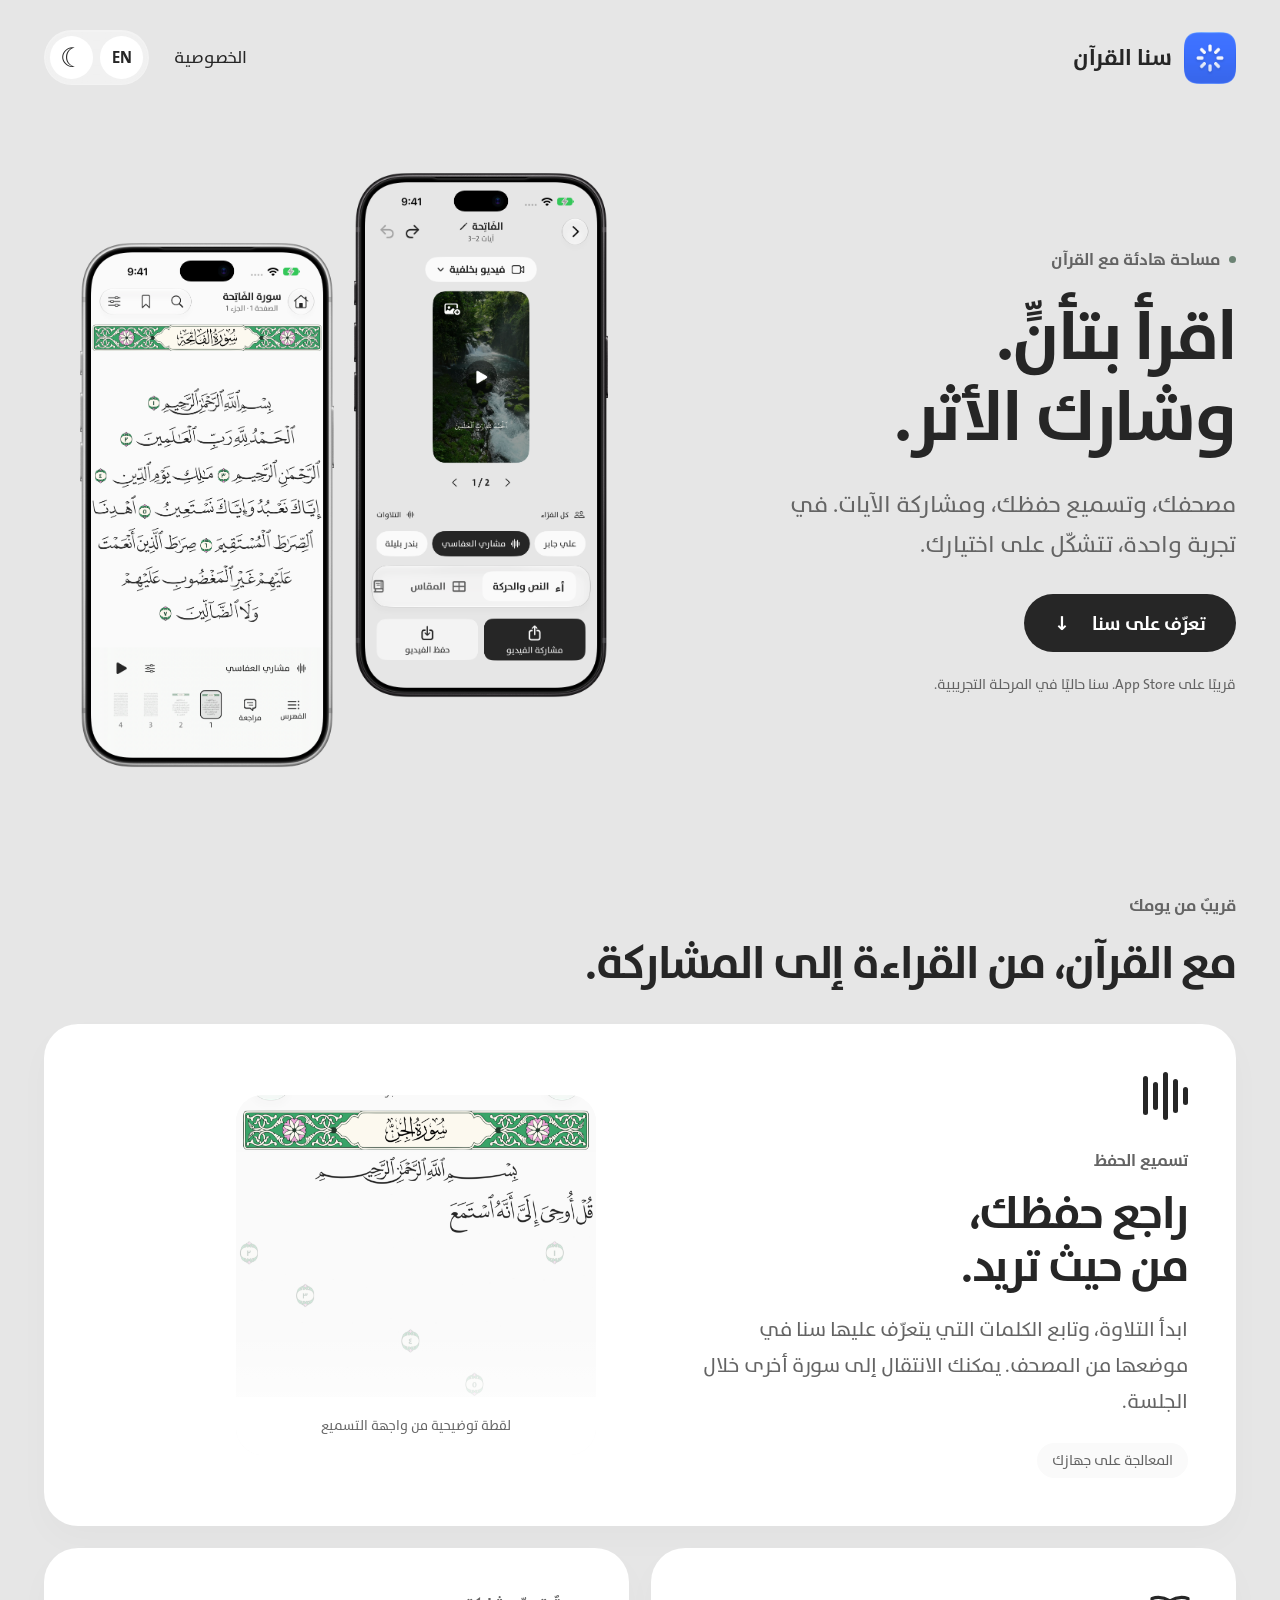
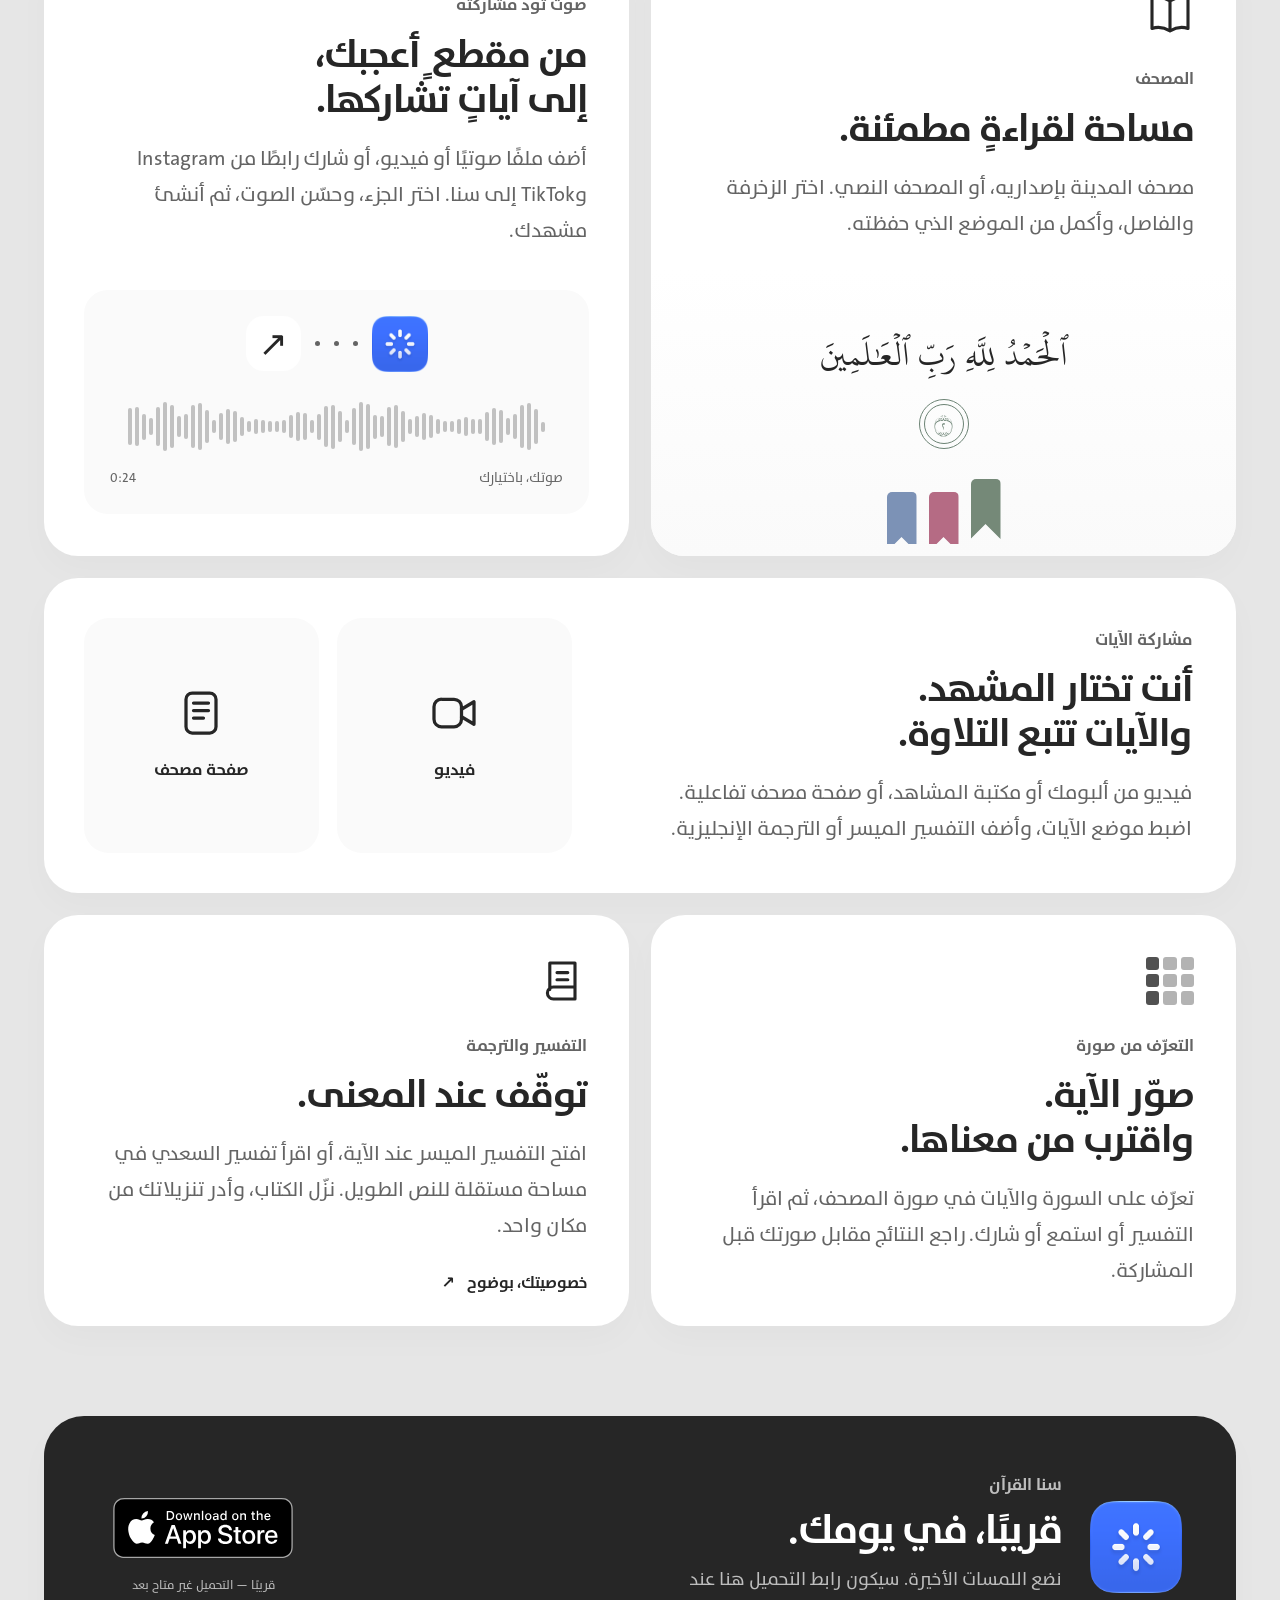
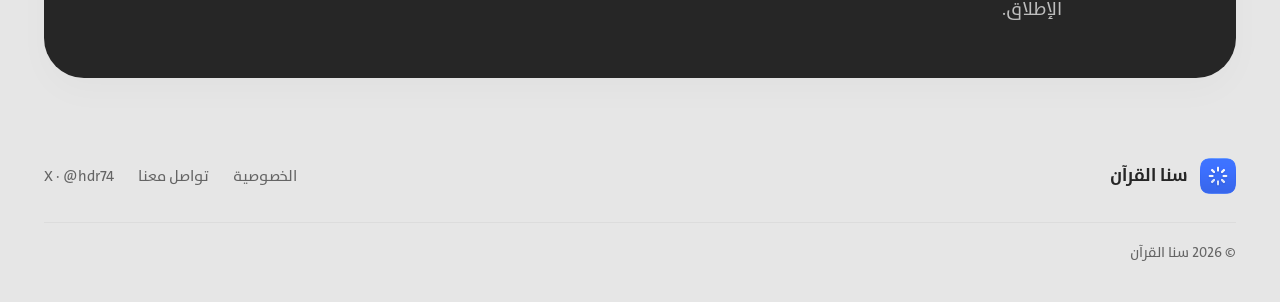
<file: index.html>
<!doctype html>
<html lang="ar" dir="rtl" data-theme="light">
<head>
  <meta charset="utf-8"><meta name="viewport" content="width=device-width,initial-scale=1">
  <meta name="theme-color" content="#e6e6e6"><meta name="description" content="سنا القرآن. اقرأ القرآن، راجع حفظك، وشارك الآيات في فيديوهات من اختيارك.">
  <title>سنا القرآن — اقرأ، راجع حفظك، وشارك</title>
  <link rel="icon" href="assets/icon-light.png"><link rel="stylesheet" href="styles.css">
  <script src="quran-sample.js" defer></script><script src="app.js" defer></script>
</head>
<body>
<a class="skip" href="#main" data-copy="skip">انتقل إلى المحتوى</a>
<header class="site-header wrap">
  <a class="brand" href="./" data-brand-label aria-label="سنا القرآن"><img data-icon src="assets/icon-light.png" width="52" height="52" alt=""><span data-copy="brand">سنا القرآن</span></a>
  <nav class="nav" aria-label="الصفحة" data-nav-label>
    <a class="privacy-link" href="privacy.html" data-local-link data-copy="privacy">الخصوصية</a>
    <div class="preferences"><button id="language" class="round" type="button" aria-label="Switch to English">EN</button><button id="theme" class="round theme-toggle" type="button" aria-label="النمط الداكن"><span class="sun" aria-hidden="true">☀</span><span class="moon" aria-hidden="true">☾</span></button></div>
  </nav>
</header>
<main id="main">
  <section class="hero wrap">
    <div class="hero-copy reveal">
      <span class="eyebrow"><span class="status-dot"></span><span data-copy="eyebrow">مساحة هادئة مع القرآن</span></span>
      <h1><span data-copy="hero1">اقرأ بتأنٍّ.</span><br><span data-copy="hero2">وشارك الأثر.</span></h1>
      <p class="lead" data-copy="heroDescription">مصحفك، وتسميع حفظك، ومشاركة الآيات. في تجربة واحدة، تتشكّل على اختيارك.</p>
      <a class="primary" href="#features"><span data-copy="discover">تعرّف على سنا</span><span class="arrow" aria-hidden="true">↓</span></a>
      <p class="small availability" data-copy="testing">قريبًا على App Store. سنا حاليًا في المرحلة التجريبية.</p>
    </div>
    <div class="hero-visual reveal" aria-label="صور من تطبيق سنا" data-hero-label>
      <figure class="device device-reader"><img class="device-screen" data-screen="reader" src="assets/reader-ar-light.png" alt="المصحف في تطبيق سنا" data-alt="readerAlt"><img class="device-frame" src="assets/iphone-silver.png" alt="" aria-hidden="true"></figure>
      <figure class="device device-editor"><img class="device-screen" data-screen="editor" src="assets/editor-ar-light.png" alt="اختيار مشهد لمشاركة الآيات" data-alt="editorAlt"><img class="device-frame" src="assets/iphone-black.png" alt="" aria-hidden="true"></figure>
    </div>
  </section>
  <section id="features" class="features wrap">
    <div class="section-intro reveal"><span class="eyebrow" data-copy="featuresLabel">قريبٌ من يومك</span><h2 data-copy="featuresTitle">مع القرآن، من القراءة إلى المشاركة.</h2></div>
    <div class="feature-grid">
      <article class="feature review-card reveal">
        <div class="feature-copy"><div class="wave-symbol" aria-hidden="true"><i></i><i></i><i></i><i></i><i></i></div><span class="eyebrow" data-copy="reviewLabel">تسميع الحفظ</span><h3 data-copy="reviewTitle">راجع حفظك،<br>من حيث تريد.</h3><p data-copy="reviewDescription">ابدأ التلاوة، وتابع الكلمات التي يتعرّف عليها سنا في موضعها من المصحف. يمكنك الانتقال إلى سورة أخرى خلال الجلسة.</p><span class="quiet-tag" data-copy="onDevice">المعالجة على جهازك</span></div>
        <figure class="review-crop"><img data-screen="review" src="assets/review-ar-light.png" alt="متابعة الكلمات خلال تسميع الحفظ" data-alt="reviewAlt" loading="lazy"><figcaption data-copy="reviewCaption">لقطة توضيحية من واجهة التسميع</figcaption></figure>
      </article>
      <article class="feature reading-card reveal"><div class="feature-copy"><span class="feature-icon" aria-hidden="true"><svg viewBox="0 0 40 40"><path d="M5 7c6-2 10-1 15 2 5-3 9-4 15-2v25c-6-2-10-1-15 2-5-3-9-4-15-2zM20 9v25"/></svg></span><span class="eyebrow" data-copy="readingLabel">المصحف</span><h3 data-copy="readingTitle">مساحة لقراءةٍ مطمئنة.</h3><p data-copy="readingDescription">مصحف المدينة بإصداريه، أو المصحف النصي. اختر الزخرفة والفاصل، وأكمل من الموضع الذي حفظته.</p></div><div class="quran-preview" lang="ar" dir="rtl"><span class="quran-line" id="quran-sample">ٱلۡحَمۡدُ لِلَّهِ رَبِّ ٱلۡعَٰلَمِينَ</span><span class="verse-ornament" aria-label="الآية الثانية">٢</span><div class="ribbons" aria-hidden="true"><i></i><i></i><i></i></div></div></article>
      <article class="feature audio-card reveal"><div class="feature-copy"><span class="eyebrow" data-copy="audioLabel">صوتٌ تودّ مشاركته</span><h3 data-copy="audioTitle">من مقطعٍ أعجبك،<br>إلى آياتٍ تشاركها.</h3><p data-copy="audioDescription">أضف ملفًا صوتيًا أو فيديو، أو شارك رابطًا من Instagram وTikTok إلى سنا. اختر الجزء، وحسّن الصوت، ثم أنشئ مشهدك.</p></div><div class="audio-illustration" aria-hidden="true"><div class="audio-path"><span>↗</span><i></i><i></i><i></i><img data-icon src="assets/icon-light.png" alt=""></div><div class="waveform" data-waveform></div><div class="audio-meta"><span data-copy="audioSource">صوتك، باختيارك</span><span>0:24</span></div></div></article>
      <article class="feature video-card reveal"><div class="feature-copy"><span class="eyebrow" data-copy="videoLabel">مشاركة الآيات</span><h3 data-copy="videoTitle">أنت تختار المشهد.<br>والآيات تتبع التلاوة.</h3><p data-copy="videoDescription">فيديو من ألبومك أو مكتبة المشاهد، أو صفحة مصحف تفاعلية. اضبط موضع الآيات، وأضف التفسير الميسر أو الترجمة الإنجليزية.</p></div><div class="format-choices" aria-hidden="true"><span><svg viewBox="0 0 40 40"><rect x="4" y="9" width="22" height="22" rx="6"/><path d="m26 17 10-6v18l-10-6"/></svg><b data-copy="videoChoice">فيديو</b></span><span><svg viewBox="0 0 40 40"><rect x="8" y="4" width="24" height="32" rx="5"/><path d="M14 12h12m-12 6h12m-12 6h8"/></svg><b data-copy="pageChoice">صفحة مصحف</b></span></div></article>
      <article class="feature scan-card reveal"><div class="feature-copy"><div class="scan-symbol" aria-hidden="true"><i></i><i></i><i></i><i></i><i></i><i></i><i></i><i></i><i></i></div><span class="eyebrow" data-copy="scanLabel">التعرّف من صورة</span><h3 data-copy="scanTitle">صوّر الآية.<br>واقترب من معناها.</h3><p data-copy="scanDescription">تعرّف على السورة والآيات في صورة المصحف، ثم اقرأ التفسير أو استمع أو شارك. راجع النتائج مقابل صورتك قبل المشاركة.</p></div></article>
      <article class="feature meaning-card reveal"><div class="feature-copy"><span class="feature-icon" aria-hidden="true"><svg viewBox="0 0 40 40"><path d="M9 5h21v30H12a5 5 0 0 1 0-10h18M9 5v22m6-14h9m-9 6h9"/></svg></span><span class="eyebrow" data-copy="meaningLabel">التفسير والترجمة</span><h3 data-copy="meaningTitle">توقّف عند المعنى.</h3><p data-copy="meaningDescription">افتح التفسير الميسر عند الآية، أو اقرأ تفسير السعدي في مساحة مستقلة للنص الطويل. نزّل الكتاب، وأدر تنزيلاتك من مكان واحد.</p><a class="text-link" href="privacy.html" data-local-link><span data-copy="yourPrivacy">خصوصيتك، بوضوح</span><span aria-hidden="true">↗</span></a></div></article>
    </div>
  </section>
  <section class="download wrap reveal"><div class="download-inner"><img data-icon src="assets/icon-light.png" class="download-icon" alt="" width="92" height="92"><div><span class="eyebrow" data-copy="brand">سنا القرآن</span><h2 data-copy="downloadTitle">قريبًا، في يومك.</h2><p data-copy="downloadDescription">نضع اللمسات الأخيرة. سيكون رابط التحميل هنا عند الإطلاق.</p></div><div class="store"><img src="assets/app-store-badge.svg" width="180" height="60" alt="Download on the App Store — coming soon" data-alt="badgeAlt"><span class="small" data-copy="notYet">قريبًا — التحميل غير متاح بعد</span></div></div></section>
</main>
<footer class="site-footer wrap"><a class="brand" href="./"><img data-icon src="assets/icon-light.png" width="36" height="36" alt=""><span data-copy="brand">سنا القرآن</span></a><div><a href="privacy.html" data-local-link data-copy="privacy">الخصوصية</a><a href="mailto:Aboutmuslimapp@gmail.com" data-copy="contact">تواصل معنا</a><a href="https://x.com/hdr74" target="_blank" rel="noopener noreferrer" aria-label="X @hdr74">X · @hdr74</a></div><span class="small" data-copy="copyright">© 2026 سنا القرآن</span></footer>
</body></html>
</file>
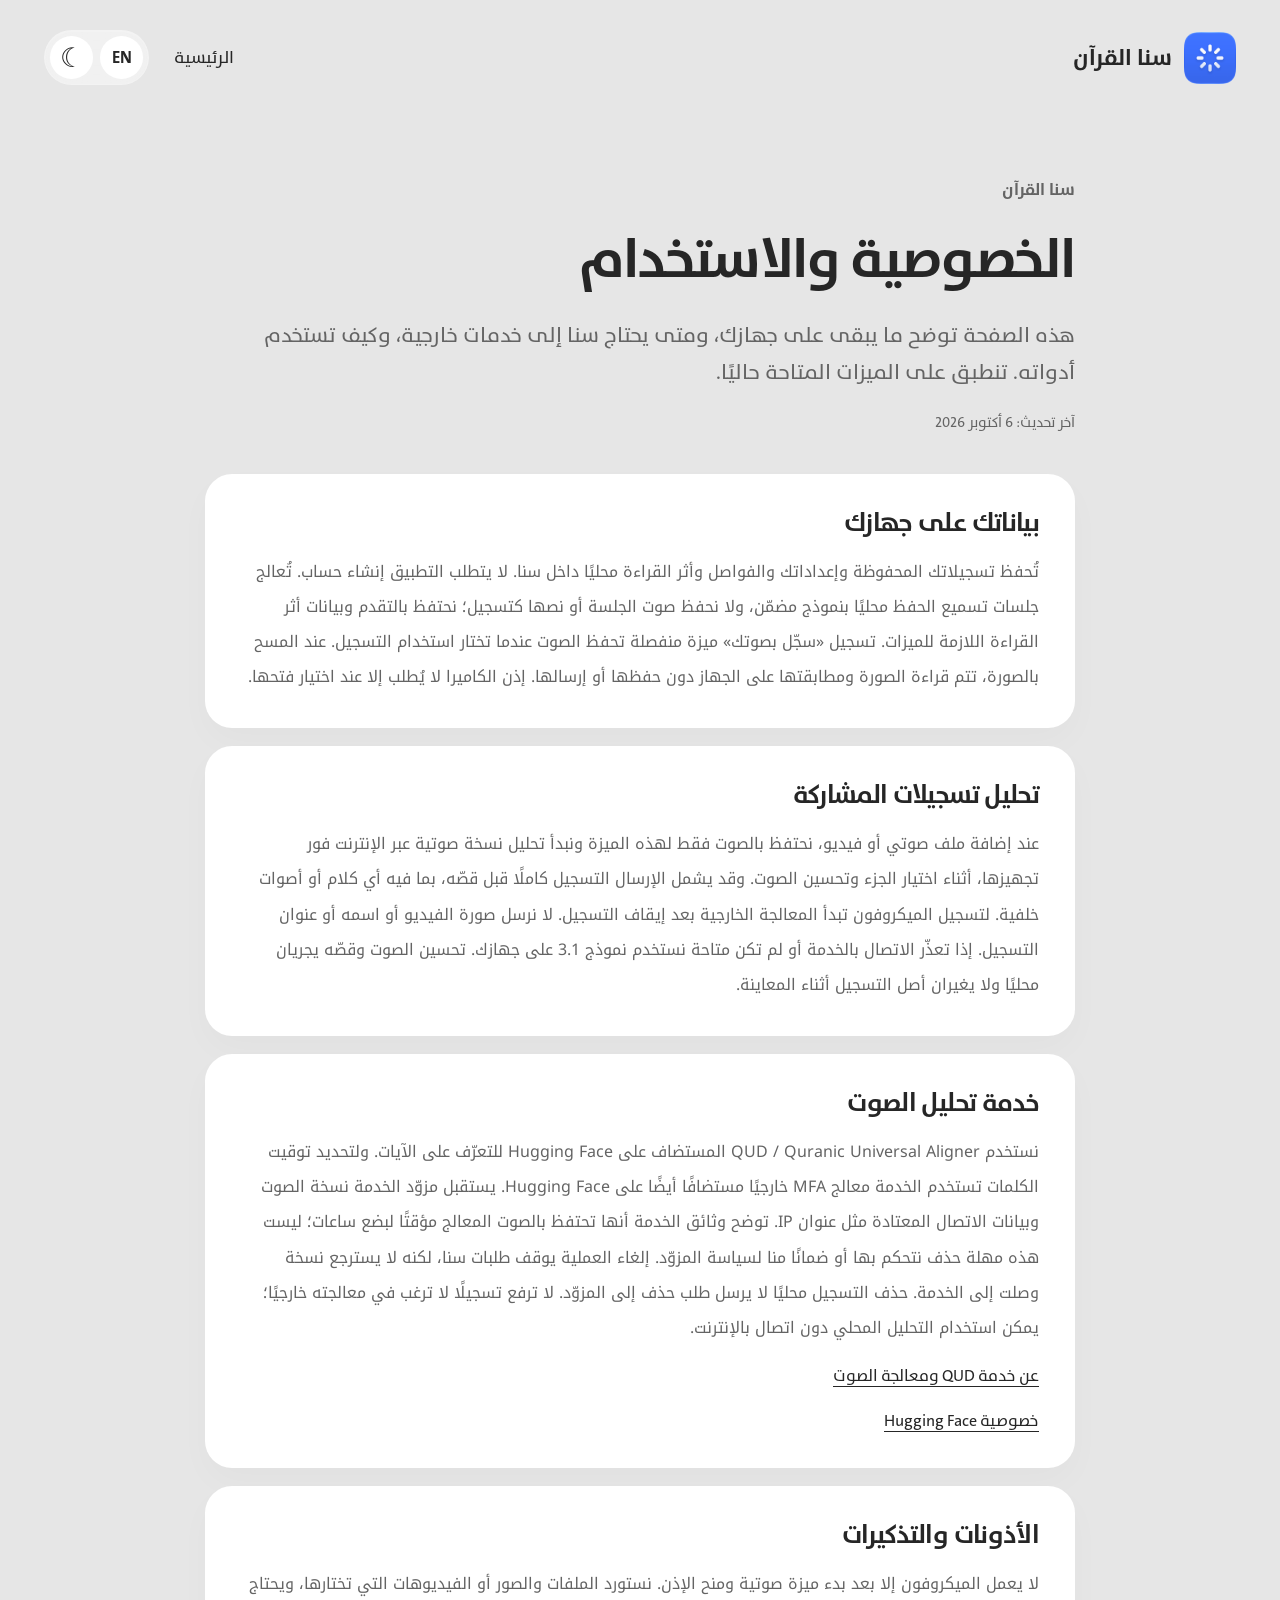
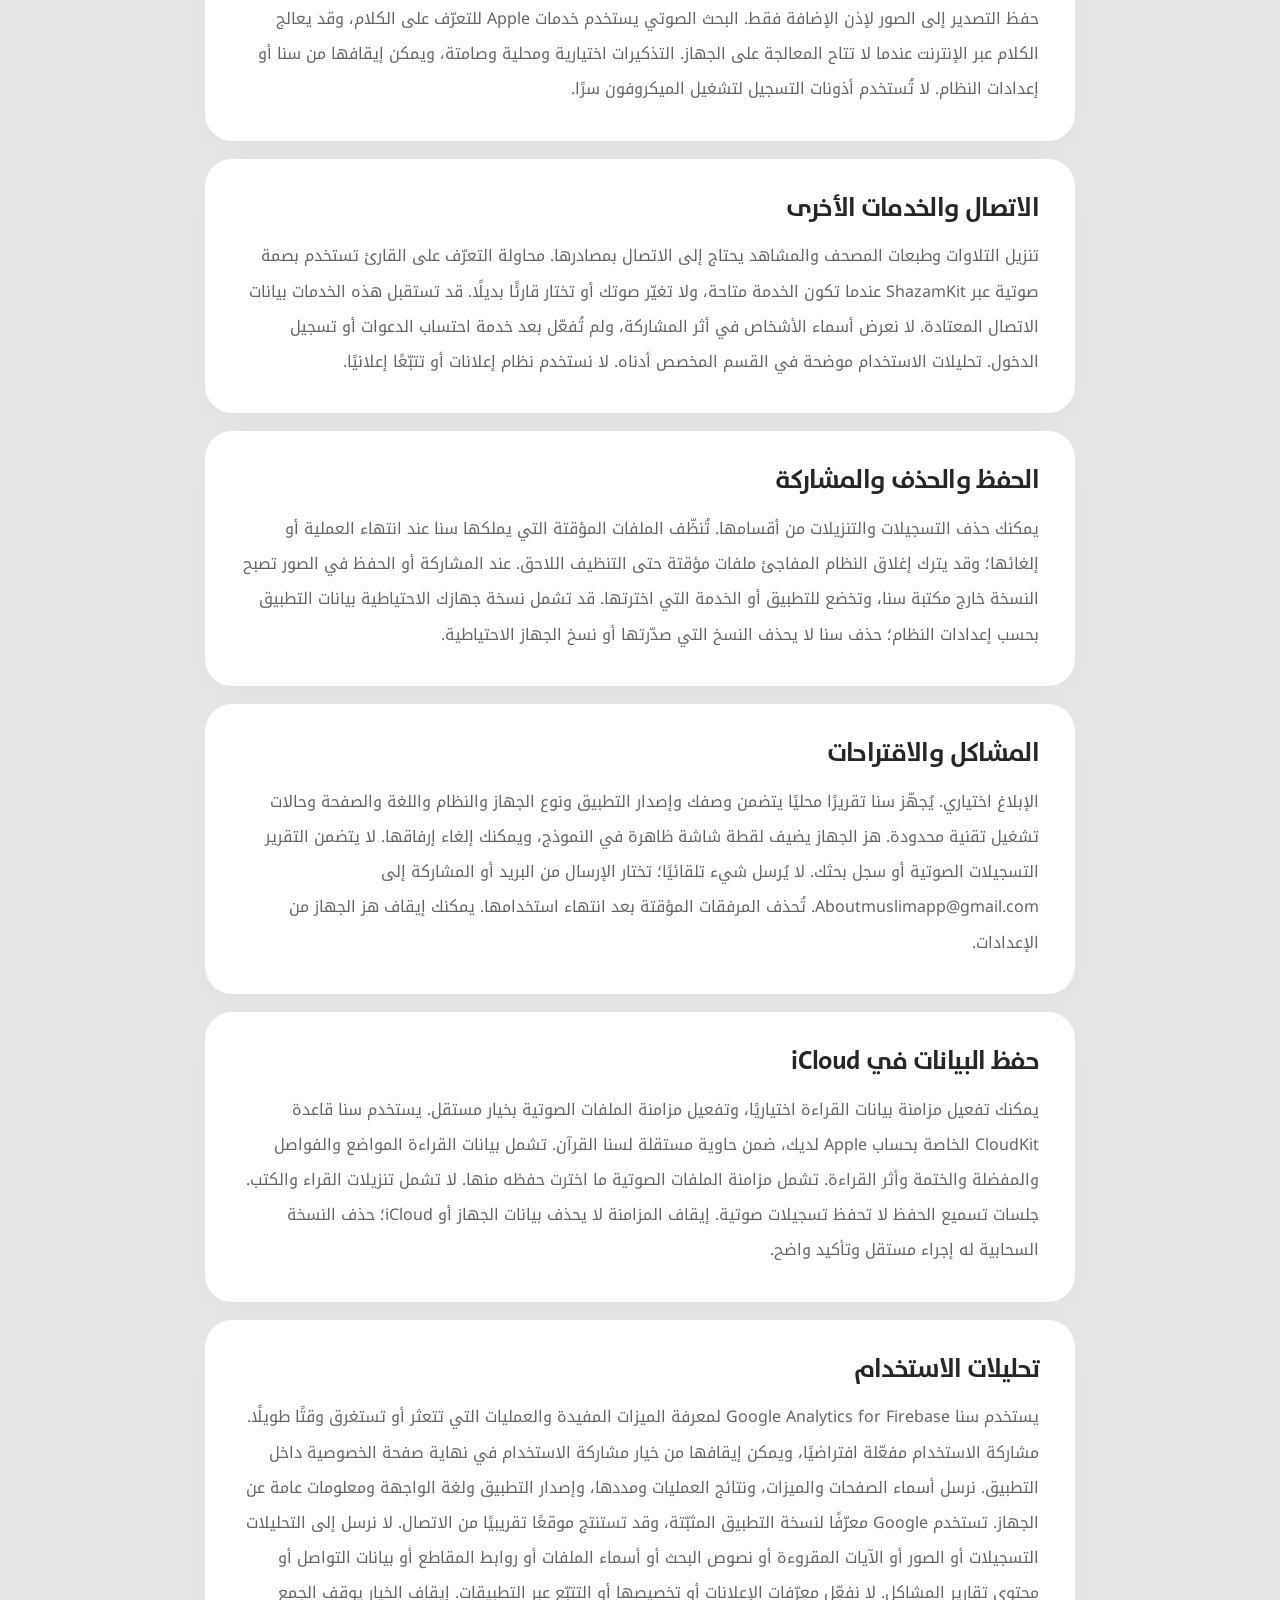
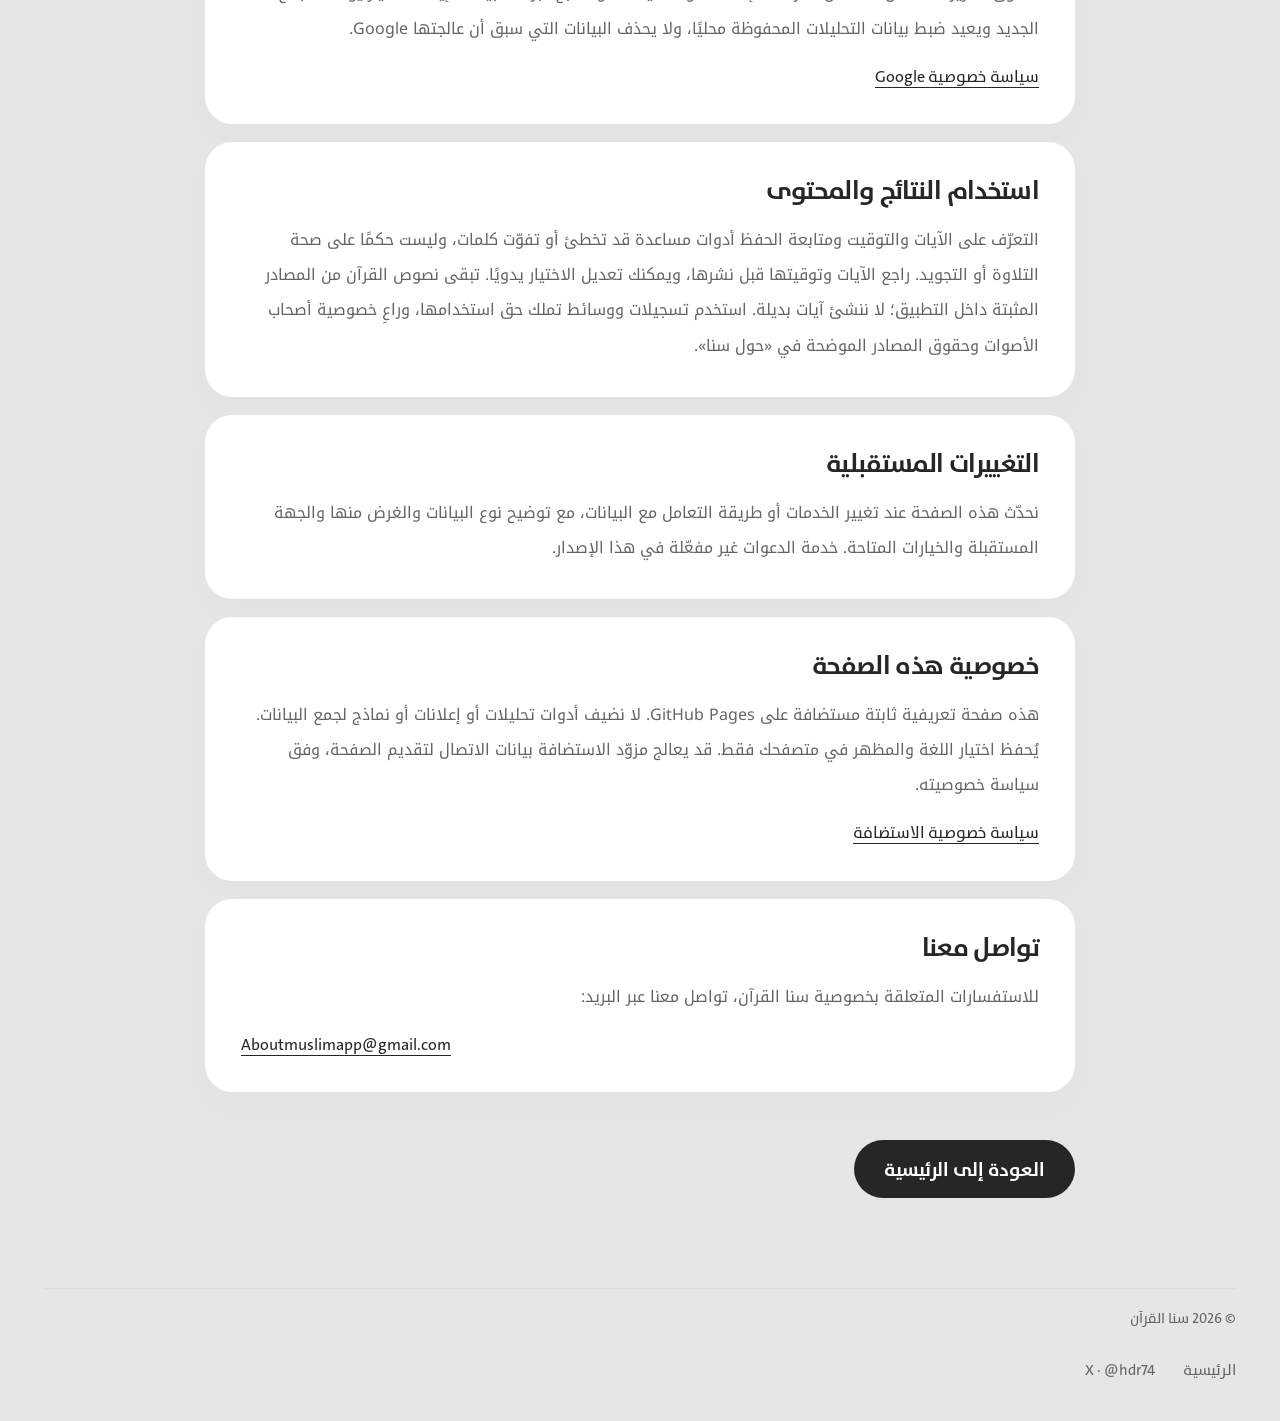
<file: privacy.html>
<!doctype html><html lang="ar" dir="rtl" data-theme="light"><head><meta charset="utf-8"><meta name="viewport" content="width=device-width,initial-scale=1"><meta name="theme-color" content="#e6e6e6"><meta name="description" content="سياسة الخصوصية والاستخدام لتطبيق سنا القرآن."><title>الخصوصية والاستخدام — سنا القرآن</title><link rel="icon" href="assets/icon-light.png"><link rel="stylesheet" href="styles.css"><script src="privacy-content.js" defer></script><script src="app.js" defer></script></head><body><a class="skip" href="#main" data-copy="skip">انتقل إلى المحتوى</a><header class="site-header wrap"><a class="brand" href="./" data-local-link><img data-icon src="assets/icon-light.png" width="52" height="52" alt=""><span data-copy="brand">سنا القرآن</span></a><nav class="nav" data-nav-label aria-label="الصفحة"><a href="./" data-local-link data-copy="home">الرئيسية</a><div class="preferences"><button id="language" class="round" type="button" aria-label="Switch to English">EN</button><button id="theme" class="round theme-toggle" type="button" aria-label="النمط الداكن"><span class="sun" aria-hidden="true">☀</span><span class="moon" aria-hidden="true">☾</span></button></div></nav></header><main id="main" class="privacy-page wrap"><div class="privacy-heading"><span class="eyebrow" data-copy="brand">سنا القرآن</span><h1 data-policy="privacy_usage">الخصوصية والاستخدام</h1><p class="lead" data-policy="privacy_intro">هذه الصفحة توضح ما يبقى على جهازك، ومتى يحتاج سنا إلى خدمات خارجية، وكيف تستخدم أدواته. تنطبق على الميزات المتاحة حاليًا.</p><p class="small" data-policy="privacy_revision">آخر تحديث: 6 أكتوبر 2026</p></div><div id="policy-sections"><section class="policy-card" id="local"><h2>بياناتك على جهازك</h2><p>تُحفظ تسجيلاتك المحفوظة وإعداداتك والفواصل وأثر القراءة محليًا داخل سنا. لا يتطلب التطبيق إنشاء حساب. تُعالج جلسات تسميع الحفظ محليًا بنموذج مضمّن، ولا نحفظ صوت الجلسة أو نصها كتسجيل؛ نحتفظ بالتقدم وبيانات أثر القراءة اللازمة للميزات. تسجيل «سجّل بصوتك» ميزة منفصلة تحفظ الصوت عندما تختار استخدام التسجيل. عند المسح بالصورة، تتم قراءة الصورة ومطابقتها على الجهاز دون حفظها أو إرسالها. إذن الكاميرا لا يُطلب إلا عند اختيار فتحها.</p></section><section class="policy-card" id="audio"><h2>تحليل تسجيلات المشاركة</h2><p>عند إضافة ملف صوتي أو فيديو، نحتفظ بالصوت فقط لهذه الميزة ونبدأ تحليل نسخة صوتية عبر الإنترنت فور تجهيزها، أثناء اختيار الجزء وتحسين الصوت. وقد يشمل الإرسال التسجيل كاملًا قبل قصّه، بما فيه أي كلام أو أصوات خلفية. لتسجيل الميكروفون تبدأ المعالجة الخارجية بعد إيقاف التسجيل. لا نرسل صورة الفيديو أو اسمه أو عنوان التسجيل. إذا تعذّر الاتصال بالخدمة أو لم تكن متاحة نستخدم نموذج 3.1 على جهازك. تحسين الصوت وقصّه يجريان محليًا ولا يغيران أصل التسجيل أثناء المعاينة.</p></section><section class="policy-card" id="provider"><h2>خدمة تحليل الصوت</h2><p>نستخدم QUD / Quranic Universal Aligner المستضاف على Hugging Face للتعرّف على الآيات. ولتحديد توقيت الكلمات تستخدم الخدمة معالج MFA خارجيًا مستضافًا أيضًا على Hugging Face. يستقبل مزوّد الخدمة نسخة الصوت وبيانات الاتصال المعتادة مثل عنوان IP. توضح وثائق الخدمة أنها تحتفظ بالصوت المعالج مؤقتًا لبضع ساعات؛ ليست هذه مهلة حذف نتحكم بها أو ضمانًا منا لسياسة المزوّد. إلغاء العملية يوقف طلبات سنا، لكنه لا يسترجع نسخة وصلت إلى الخدمة. حذف التسجيل محليًا لا يرسل طلب حذف إلى المزوّد. لا ترفع تسجيلًا لا ترغب في معالجته خارجيًا؛ يمكن استخدام التحليل المحلي دون اتصال بالإنترنت.</p><a href="https://qud.dev/en/projects/aligner/" target="_blank" rel="noopener noreferrer">عن خدمة QUD ومعالجة الصوت</a><a href="https://huggingface.co/privacy" target="_blank" rel="noopener noreferrer">خصوصية Hugging Face</a></section><section class="policy-card" id="permissions"><h2>الأذونات والتذكيرات</h2><p>لا يعمل الميكروفون إلا بعد بدء ميزة صوتية ومنح الإذن. نستورد الملفات والصور أو الفيديوهات التي تختارها، ويحتاج حفظ التصدير إلى الصور لإذن الإضافة فقط. البحث الصوتي يستخدم خدمات Apple للتعرّف على الكلام، وقد يعالج الكلام عبر الإنترنت عندما لا تتاح المعالجة على الجهاز. التذكيرات اختيارية ومحلية وصامتة، ويمكن إيقافها من سنا أو إعدادات النظام. لا تُستخدم أذونات التسجيل لتشغيل الميكروفون سرًا.</p></section><section class="policy-card" id="network"><h2>الاتصال والخدمات الأخرى</h2><p>تنزيل التلاوات وطبعات المصحف والمشاهد يحتاج إلى الاتصال بمصادرها. محاولة التعرّف على القارئ تستخدم بصمة صوتية عبر ShazamKit عندما تكون الخدمة متاحة، ولا تغيّر صوتك أو تختار قارئًا بديلًا. قد تستقبل هذه الخدمات بيانات الاتصال المعتادة. لا نعرض أسماء الأشخاص في أثر المشاركة، ولم تُفعّل بعد خدمة احتساب الدعوات أو تسجيل الدخول. تحليلات الاستخدام موضحة في القسم المخصص أدناه. لا نستخدم نظام إعلانات أو تتبّعًا إعلانيًا.</p></section><section class="policy-card" id="retention"><h2>الحفظ والحذف والمشاركة</h2><p>يمكنك حذف التسجيلات والتنزيلات من أقسامها. تُنظّف الملفات المؤقتة التي يملكها سنا عند انتهاء العملية أو إلغائها؛ وقد يترك إغلاق النظام المفاجئ ملفات مؤقتة حتى التنظيف اللاحق. عند المشاركة أو الحفظ في الصور تصبح النسخة خارج مكتبة سنا، وتخضع للتطبيق أو الخدمة التي اخترتها. قد تشمل نسخة جهازك الاحتياطية بيانات التطبيق بحسب إعدادات النظام؛ حذف سنا لا يحذف النسخ التي صدّرتها أو نسخ الجهاز الاحتياطية.</p></section><section class="policy-card" id="support"><h2>المشاكل والاقتراحات</h2><p>الإبلاغ اختياري. يُجهّز سنا تقريرًا محليًا يتضمن وصفك وإصدار التطبيق ونوع الجهاز والنظام واللغة والصفحة وحالات تشغيل تقنية محدودة. هز الجهاز يضيف لقطة شاشة ظاهرة في النموذج، ويمكنك إلغاء إرفاقها. لا يتضمن التقرير التسجيلات الصوتية أو سجل بحثك. لا يُرسل شيء تلقائيًا؛ تختار الإرسال من البريد أو المشاركة إلى Aboutmuslimapp@gmail.com. تُحذف المرفقات المؤقتة بعد انتهاء استخدامها. يمكنك إيقاف هز الجهاز من الإعدادات.</p></section><section class="policy-card" id="icloud"><h2>حفظ البيانات في iCloud</h2><p>يمكنك تفعيل مزامنة بيانات القراءة اختياريًا، وتفعيل مزامنة الملفات الصوتية بخيار مستقل. يستخدم سنا قاعدة CloudKit الخاصة بحساب Apple لديك، ضمن حاوية مستقلة لسنا القرآن. تشمل بيانات القراءة المواضع والفواصل والمفضلة والختمة وأثر القراءة. تشمل مزامنة الملفات الصوتية ما اخترت حفظه منها. لا تشمل تنزيلات القراء والكتب. جلسات تسميع الحفظ لا تحفظ تسجيلات صوتية. إيقاف المزامنة لا يحذف بيانات الجهاز أو iCloud؛ حذف النسخة السحابية له إجراء مستقل وتأكيد واضح.</p></section><section class="policy-card" id="analytics"><h2>تحليلات الاستخدام</h2><p>يستخدم سنا Google Analytics for Firebase لمعرفة الميزات المفيدة والعمليات التي تتعثر أو تستغرق وقتًا طويلًا. مشاركة الاستخدام مفعّلة افتراضيًا، ويمكن إيقافها من خيار مشاركة الاستخدام في نهاية صفحة الخصوصية داخل التطبيق. نرسل أسماء الصفحات والميزات، ونتائج العمليات ومددها، وإصدار التطبيق ولغة الواجهة ومعلومات عامة عن الجهاز. تستخدم Google معرّفًا لنسخة التطبيق المثبّتة، وقد تستنتج موقعًا تقريبيًا من الاتصال. لا نرسل إلى التحليلات التسجيلات أو الصور أو الآيات المقروءة أو نصوص البحث أو أسماء الملفات أو روابط المقاطع أو بيانات التواصل أو محتوى تقارير المشاكل. لا نفعّل معرّفات الإعلانات أو تخصيصها أو التتبّع عبر التطبيقات. إيقاف الخيار يوقف الجمع الجديد ويعيد ضبط بيانات التحليلات المحفوظة محليًا، ولا يحذف البيانات التي سبق أن عالجتها Google.</p><a href="https://policies.google.com/privacy" target="_blank" rel="noopener noreferrer">سياسة خصوصية Google</a></section><section class="policy-card" id="usage"><h2>استخدام النتائج والمحتوى</h2><p>التعرّف على الآيات والتوقيت ومتابعة الحفظ أدوات مساعدة قد تخطئ أو تفوّت كلمات، وليست حكمًا على صحة التلاوة أو التجويد. راجع الآيات وتوقيتها قبل نشرها، ويمكنك تعديل الاختيار يدويًا. تبقى نصوص القرآن من المصادر المثبتة داخل التطبيق؛ لا ننشئ آيات بديلة. استخدم تسجيلات ووسائط تملك حق استخدامها، وراعِ خصوصية أصحاب الأصوات وحقوق المصادر الموضحة في «حول سنا».</p></section><section class="policy-card" id="updates"><h2>التغييرات المستقبلية</h2><p>نحدّث هذه الصفحة عند تغيير الخدمات أو طريقة التعامل مع البيانات، مع توضيح نوع البيانات والغرض منها والجهة المستقبلة والخيارات المتاحة. خدمة الدعوات غير مفعّلة في هذا الإصدار.</p></section></div><section class="policy-card"><h2 data-copy="websitePrivacyTitle">خصوصية هذه الصفحة</h2><p data-copy="websitePrivacyBody">هذه صفحة تعريفية ثابتة مستضافة على GitHub Pages. لا نضيف أدوات تحليلات أو إعلانات أو نماذج لجمع البيانات. يُحفظ اختيار اللغة والمظهر في متصفحك فقط. قد يعالج مزوّد الاستضافة بيانات الاتصال لتقديم الصفحة، وفق سياسة خصوصيته.</p><a href="https://docs.github.com/en/site-policy/privacy-policies/github-general-privacy-statement" target="_blank" rel="noopener noreferrer" data-copy="hostingPrivacy">سياسة خصوصية الاستضافة</a></section><section class="policy-card"><h2 data-copy="contact">تواصل معنا</h2><p data-copy="privacyContact">للاستفسارات المتعلقة بخصوصية سنا القرآن، تواصل معنا عبر البريد:</p><a class="email" href="mailto:Aboutmuslimapp@gmail.com">Aboutmuslimapp@gmail.com</a></section><a class="primary" href="./" data-local-link data-copy="backHome">العودة إلى الرئيسية</a></main><footer class="site-footer wrap"><span class="small" data-copy="copyright">© 2026 سنا القرآن</span><a href="./" data-local-link data-copy="home">الرئيسية</a><a href="https://x.com/hdr74" target="_blank" rel="noopener noreferrer">X · @hdr74</a></footer></body></html>
</file>
<file: styles.css>
@font-face{font-family:Sana;src:url('assets/sana-regular.otf') format('opentype');font-style:normal;font-weight:400;font-display:swap}@font-face{font-family:Sana;src:url('assets/sana-bold.otf') format('opentype');font-style:normal;font-weight:700;font-display:swap}@font-face{font-family:SanaLong;src:url('assets/sana-long-text.ttf') format('truetype');font-weight:100 900;font-display:swap}@font-face{font-family:Uthmani;src:url('assets/sana-quran.ttf') format('truetype');font-display:swap}
:root{color-scheme:light;--bg:#e6e6e6;--paper:#fff;--ink:#262626;--muted:#646464;--secondary:#fafafa;--line:#0000000b;--button:#262626;--button-ink:#fff;--green:#6c8374;--shadow:0 14px 34px #00000006;--glass:#ffffff70;--ease:cubic-bezier(.22,1,.36,1);--radius:34px}
:root[data-theme=dark]{color-scheme:dark;--bg:#1a1a1a;--paper:#262626;--ink:#dcdcdc;--muted:#999;--secondary:#343434;--line:#ffffff0a;--button:#d9d9d9;--button-ink:#262626;--green:#b3c6b9;--shadow:0 14px 34px #00000012;--glass:#ffffff08}
*{box-sizing:border-box}html{scroll-behavior:smooth;scroll-padding-top:32px}body{margin:0;background:var(--bg);color:var(--ink);font-family:Sana,system-ui,sans-serif;font-size:18px;line-height:1.65;transition:background-color .3s,color .3s}button,a{-webkit-tap-highlight-color:transparent}button{font:inherit;color:inherit;cursor:pointer}a{color:inherit;text-decoration:none}a:focus-visible,button:focus-visible{outline:3px solid #3968ed;outline-offset:5px}button:active,.primary:active{transform:scale(.97)}button{transition:transform .14s var(--ease),background .2s}img{display:block;max-width:100%}p,h1,h2,h3,figure{margin:0}h1,h2,h3{font-weight:700;line-height:1.15;letter-spacing:-.025em}p{color:var(--muted)}.wrap{width:min(1192px,calc(100% - 64px));margin-inline:auto}.site-header{display:flex;align-items:center;justify-content:space-between;gap:24px;padding-block:30px}.brand{display:inline-flex;align-items:center;gap:12px;font-weight:700;font-size:23px;white-space:nowrap}.brand img{flex:none;border-radius:24%}.nav,.preferences{display:flex;align-items:center;gap:25px}.nav>a{font-size:17px}.preferences{gap:7px;padding:5px;border-radius:50px;border:1px solid #ffffff22;background:var(--glass);box-shadow:inset 0 1px 0 #ffffff25;backdrop-filter:blur(20px)}.round{border:0;border-radius:50%;background:var(--paper);width:43px;height:43px;display:grid;place-items:center;font-size:17px;line-height:1;font-weight:700}.theme-toggle{position:relative;font:27px Georgia,serif;overflow:hidden}.theme-toggle span{grid-area:1/1;transition:transform .28s var(--ease),opacity .2s}.sun{opacity:0;transform:translateY(35px)}.moon{opacity:1;transform:translateY(0)}[data-theme=dark] .sun{opacity:1;transform:translateY(0)}[data-theme=dark] .moon{opacity:0;transform:translateY(-35px)}.skip{position:fixed;z-index:100;top:8px;inset-inline-start:8px;background:var(--paper);padding:12px;transform:translateY(-150%)}.skip:focus{transform:none}.hero{display:grid;grid-template-columns:.95fr 1.05fr;align-items:center;gap:50px;padding-block:48px 88px;min-height:750px}.hero-copy{padding-block:30px}.eyebrow{font-size:17px;font-weight:700;color:var(--muted);display:inline-flex;align-items:center;gap:9px;line-height:1.7}.status-dot{width:7px;height:7px;background:var(--green);border-radius:50%}h1{font-size:clamp(52px,5.5vw,80px);margin-block:22px 26px}.lead{font-size:23px;line-height:1.75;max-width:460px}.primary{display:inline-flex;align-items:center;justify-content:center;gap:22px;min-height:58px;border-radius:40px;padding:12px 30px;background:var(--button);color:var(--button-ink);font-weight:700;font-size:19px;transition:transform .14s var(--ease),box-shadow .2s;margin-top:30px}.primary:hover{box-shadow:0 8px 25px #00000013}.small{font-size:14px;color:var(--muted)}.availability{margin-top:21px;max-width:340px;line-height:1.7}.hero-visual{position:relative;display:flex;align-items:center;justify-content:center;gap:14px;direction:ltr;isolation:isolate;min-width:0}.device{position:relative;flex:1;max-width:260px;aspect-ratio:1350/2760;min-width:0}.device-reader{margin-top:70px}.device-editor{margin-bottom:70px}.device-screen{position:absolute;left:5.333%;top:2.5%;width:89.334%;height:95%;border-radius:13%/6%;object-fit:fill;background:var(--bg)}.device-frame{position:absolute;inset:0;width:100%;height:100%;pointer-events:none}.features{padding-block:26px 90px}.section-intro{max-width:700px;margin-block:0 34px}.section-intro h2{font-size:46px;margin-top:16px}.feature-grid{display:grid;grid-template-columns:repeat(2,minmax(0,1fr));gap:22px}.feature{background:var(--paper);border-radius:var(--radius);box-shadow:var(--shadow);overflow:hidden;min-width:0;position:relative;transition:background-color .3s;display:flex;flex-direction:column}.feature-copy{padding:42px 42px 28px;position:relative;z-index:1}.feature h3{font-size:39px;margin-block:12px 18px}.feature p{font-size:20px;line-height:1.8}.feature-icon,.wave-symbol,.scan-symbol{display:block;width:48px;height:48px;margin-bottom:26px}.feature svg{width:100%;height:100%;fill:none;stroke:currentColor;stroke-width:2.6;stroke-linecap:round;stroke-linejoin:round}.review-card{grid-column:1/-1;display:grid;grid-template-columns:1fr 1fr;align-items:center;min-height:480px}.review-card .feature-copy{padding:48px}.review-card h3{font-size:46px}.quiet-tag{display:inline-flex;align-items:center;margin-top:24px;font-size:14px;padding:6px 15px;border-radius:30px;background:var(--secondary);color:var(--muted)}.wave-symbol{display:flex;align-items:center;gap:5px}.wave-symbol i{width:5px;border-radius:8px;background:currentColor;height:18px}.wave-symbol i:nth-child(2){height:34px}.wave-symbol i:nth-child(3){height:48px}.wave-symbol i:nth-child(4){height:28px}.wave-symbol i:nth-child(5){height:39px}.review-crop{height:360px;aspect-ratio:1;margin:44px;position:relative;overflow:hidden;border-radius:27px;background:var(--secondary);direction:ltr}.review-crop img{width:100%;position:absolute;top:-25%;height:auto}.review-crop:after{content:"";position:absolute;inset:65% 0 0;background:linear-gradient(transparent,var(--paper))}.review-crop figcaption{position:absolute;bottom:0;left:0;right:0;z-index:1;text-align:center;padding:18px;font-size:13px;color:var(--muted);background:var(--paper)}.quran-preview{display:flex;align-items:center;flex-direction:column;justify-content:center;padding:40px 32px 0;gap:15px;min-height:255px;position:relative;flex:1;background:linear-gradient(transparent,var(--secondary))}.quran-line{font-family:Uthmani,serif;font-size:36px;line-height:1.9;text-align:center}.verse-ornament{font-family:Uthmani,serif;color:var(--green);width:40px;height:40px;display:grid;place-items:center;font-size:25px;border:1px solid currentColor;border-radius:50%;outline:1px solid currentColor;outline-offset:4px}.ribbons{display:flex;gap:12px;margin-top:20px;height:65px;overflow:hidden}.ribbons i{width:30px;height:60px;background:#758978;clip-path:polygon(0 0,100% 0,100% 100%,50% 75%,0 100%);border-radius:5px 5px 0 0}.ribbons i:nth-child(2){background:#b56b84;transform:translateY(13px)}.ribbons i:nth-child(3){background:#7c92b6;transform:translateY(13px)}.audio-illustration{margin:14px 40px 42px;padding:26px;background:var(--secondary);border-radius:24px}.audio-path{display:flex;align-items:center;justify-content:center;gap:14px;direction:ltr;margin-bottom:30px}.audio-path>span{font-size:35px;border-radius:18px;display:grid;place-items:center;width:55px;height:55px;background:var(--paper)}.audio-path img{width:56px;height:56px}.audio-path i{width:5px;height:5px;background:var(--muted);border-radius:50%}.waveform{height:50px;display:flex;gap:3px;align-items:center;justify-content:center;overflow:hidden}.waveform i{width:3px;flex:1;max-width:4px;border-radius:4px;background:var(--muted);opacity:.38}.audio-meta{display:flex;justify-content:space-between;font-size:13px;color:var(--muted);margin-top:15px}.video-card{grid-column:1/-1;display:grid;grid-template-columns:1.1fr 1fr;align-items:center}.format-choices{display:flex;gap:18px;padding:40px;align-items:center;justify-content:center}.format-choices>span{background:var(--secondary);border-radius:25px;aspect-ratio:1;flex:1;display:flex;flex-direction:column;align-items:center;justify-content:center;gap:17px;font-size:17px}.format-choices svg{width:50px;height:50px}.video-card .feature-copy{padding:44px}.scan-symbol{display:grid;grid-template-columns:repeat(3,1fr);gap:4px}.scan-symbol i{background:currentColor;border-radius:3px;opacity:.35}.scan-symbol i:nth-child(3n){opacity:.8}.meaning-card .text-link{margin-top:27px;display:inline-flex;align-items:center;gap:12px;font-size:16px;font-weight:700}.download{padding-bottom:80px}.download-inner{border-radius:40px;padding:54px;display:flex;align-items:center;gap:28px;background:#262626;color:#fff;box-shadow:var(--shadow)}.download-icon{flex:none;border-radius:24%}.download h2{font-size:41px;margin-block:6px 12px}.download p{color:#bdbdbd;font-size:18px;max-width:420px}.download .eyebrow{color:#bdbdbd}.store{margin-inline-start:auto;display:flex;flex-direction:column;align-items:center;gap:18px;flex:none;padding:15px;max-width:230px;text-align:center}.store img{width:180px;height:60px}.store .small{color:#bdbdbd;font-size:12px}.site-footer{display:flex;align-items:center;gap:28px;flex-wrap:wrap;padding-block:0 38px;font-size:15px;color:var(--muted)}.site-footer .brand{font-size:18px;color:var(--ink)}.site-footer>div{display:flex;gap:24px;flex-wrap:wrap;margin-inline-start:auto}.site-footer>.small{width:100%;padding-top:18px;border-top:1px solid var(--line)}a:hover:not(.primary,.brand){color:var(--ink);text-decoration:underline;text-underline-offset:5px}.privacy-page{max-width:870px;padding-block:60px 90px}.privacy-heading{margin-bottom:40px}.privacy-heading h1{font-size:56px}.privacy-heading .lead{max-width:none;font-size:21px;margin-bottom:20px}.policy-card{padding:34px 36px;border-radius:27px;background:var(--paper);margin-bottom:18px;box-shadow:var(--shadow)}.policy-card h2{font-size:26px;margin-bottom:16px}.policy-card p{font-family:SanaLong,Sana,sans-serif;font-size:15px;line-height:2.2;white-space:pre-line}.policy-card a{display:block;margin-top:18px;font-size:16px;text-decoration:underline;text-underline-offset:5px}.email{direction:ltr;text-align:start;overflow-wrap:anywhere}.reveal{opacity:1;transform:none}.motion-ready .reveal.pending{opacity:0;transform:translateY(22px)}.motion-ready .reveal{transition:opacity .6s var(--ease),transform .6s var(--ease),background-color .3s}.feature.in-view .wave-symbol i{animation:wave-in .7s var(--ease) 1}.feature.in-view .scan-symbol i{animation:scan-in 1.5s ease-in-out 1;animation-delay:calc(var(--i,0)*.1s)}@keyframes wave-in{0%{transform:scaleY(.5);opacity:.3}100%{transform:scaleY(1);opacity:1}}@keyframes scan-in{0%,100%{opacity:.35}45%{opacity:1}}
html[dir=ltr] h1{font-size:clamp(52px,5.1vw,72px)}html[dir=ltr] .hero .lead{font-size:21px}html[dir=ltr] .feature p{font-size:19px}html[dir=ltr] .feature h3{font-size:35px}html[dir=ltr] .review-card h3{font-size:43px}html[dir=ltr] .policy-card p{font-family:Sana,system-ui,sans-serif;font-size:18px;line-height:1.9}
@media(min-width:1440px){.hero{padding-block:75px 115px}.device{max-width:272px}.hero-visual{gap:20px}}
@media(max-width:1000px){.wrap{width:calc(100% - 48px)}.hero{gap:28px;min-height:650px}.hero h1{font-size:60px}.lead{font-size:21px}.feature-copy{padding:32px}.review-card .feature-copy{padding:36px}.review-crop{margin:24px;height:auto;width:calc(100% - 48px)}.feature h3{font-size:34px}.review-card h3{font-size:38px}.feature p{font-size:18px}.download-inner{padding:38px;gap:23px}.download-icon{width:72px;height:72px}.download h2{font-size:34px}.download p{font-size:16px}.store img{width:150px;height:50px}.store{max-width:195px;padding:5px}}
@media(max-width:740px){.wrap{width:calc(100% - 32px)}.site-header{padding-block:20px}.brand{font-size:19px;gap:8px}.brand img{width:43px;height:43px}.nav{gap:12px}.nav>a{font-size:14px}.round{width:36px;height:36px;font-size:14px}.theme-toggle{font-size:24px}.preferences{padding:4px;gap:4px}.hero{display:flex;flex-direction:column;gap:34px;padding-block:28px 65px;text-align:center}.hero-copy{padding:0;max-width:510px}.hero h1,html[dir=ltr] .hero h1{font-size:58px;line-height:1.16;margin-block:17px 22px}.hero .lead{font-size:21px;margin-inline:auto;max-width:390px}.hero .primary{margin-top:24px}.availability{margin-inline:auto;font-size:13px}.hero-visual{width:min(460px,100%);gap:12px}.device-reader{margin-top:45px}.device-editor{margin-bottom:45px}.section-intro{margin-bottom:27px}.section-intro h2{font-size:36px;max-width:400px}.feature-grid{grid-template-columns:1fr;gap:18px}.feature{grid-column:auto;border-radius:30px}.review-card{display:flex;min-height:auto}.review-card .feature-copy,.feature-copy,.video-card .feature-copy{padding:32px 30px 24px}.feature h3,.review-card h3,html[dir=ltr] .review-card h3{font-size:35px}.feature p,html[dir=ltr] .feature p{font-size:19px}.review-crop{width:calc(100% - 56px);max-width:390px;margin:8px auto 30px}.video-card{display:block}.format-choices{padding:5px 30px 30px}.format-choices>span{max-width:220px}.features{padding-bottom:55px}.audio-illustration{margin:12px 30px 30px}.download-inner{padding:35px 28px;flex-direction:column;text-align:center;border-radius:32px;gap:18px}.download h2{font-size:38px}.download p{font-size:18px}.store{margin:0;max-width:none;padding:12px}.store img{width:180px;height:60px}.download{padding-bottom:45px}.site-footer{gap:19px;padding-bottom:28px}.site-footer>div{gap:19px;margin:0;justify-content:flex-start;width:100%}.privacy-page{padding-block:30px 60px}.privacy-heading h1{font-size:40px;line-height:1.3}.privacy-heading .lead{font-size:20px}.policy-card{padding:27px 25px}.policy-card h2{font-size:24px}.policy-card p{font-size:14px}}
@media(max-width:375px){.brand span{font-size:17px}.nav{gap:7px}.privacy-link{display:none}.hero h1,html[dir=ltr] .hero h1{font-size:48px}.hero .lead{font-size:19px}.feature-copy,.review-card .feature-copy{padding:28px 25px}.feature h3{font-size:31px}}
@media(prefers-reduced-motion:reduce){html{scroll-behavior:auto}*,*:before,*:after{animation:none!important;transition:none!important}.motion-ready .reveal.pending{opacity:1;transform:none}}
/* Long Arabic privacy paragraphs retain the app's readable tafsir face. */
.policy-card p{font-size:16px}
</file>
